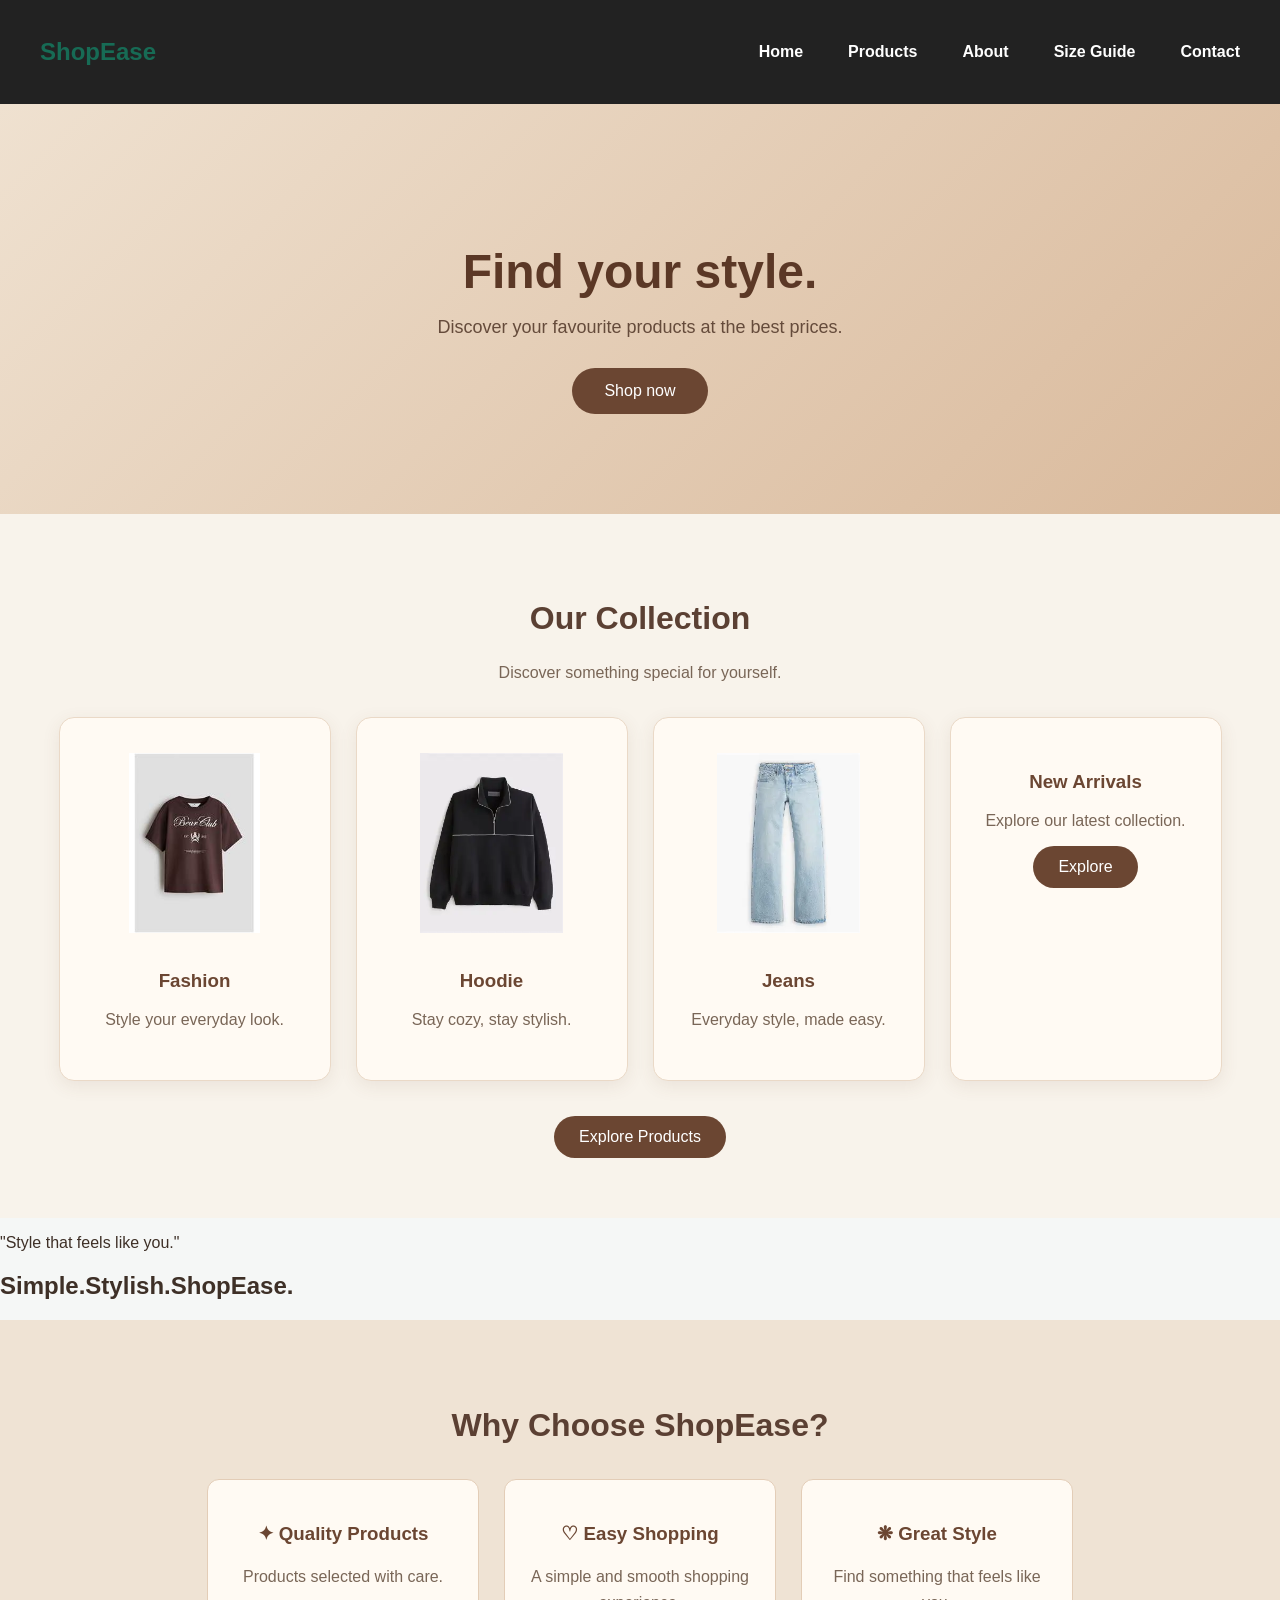
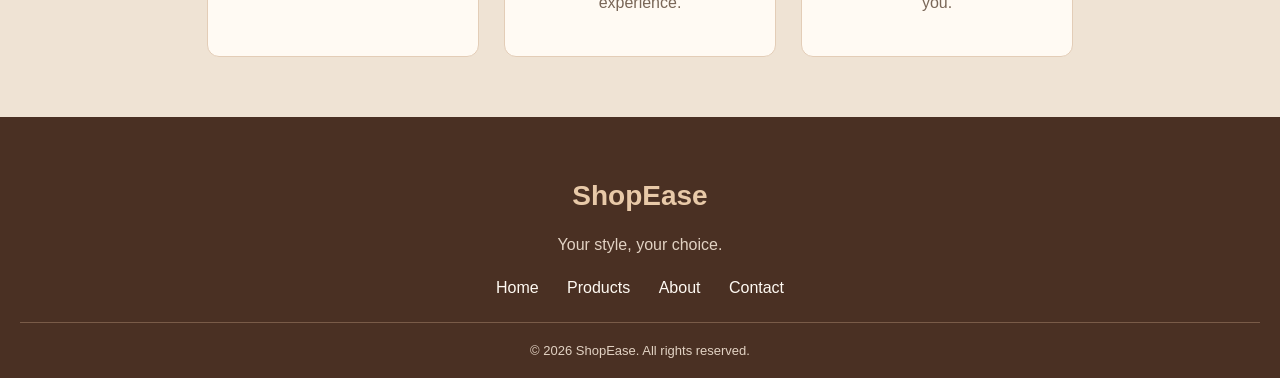
<file: index.html>
<!DOCTYPE html>
<html>
<head>
<title>ShopEase</title>

<link rel="stylesheet" href="css/style.css">

</head>
<body class="home-page">
<header>
<h2>ShopEase</h2>
<nav>
<a href="index.html">Home</a>
<a href="products.html">Products</a>
<a href="about.html">About</a>
<a href="size.html">Size Guide</a>
<a href="contact.html">Contact</a>

</nav>
</header>
<section class="banner">
<h1>Find your style.</h1>
<p>Discover your favourite products at the best prices.</p>
<a href="products.html"class="btn">Shop now</a>
</section>
<section class="home-collection">
    <h2>Our Collection</h2>
    <p>Discover something special for yourself.</p>

    <div class="collection-cards">
        <div class="collection-card">
<img src="t-shirt.jpeg" alt="Classic T-Shirt">
            <h3>Fashion</h3>
            <p>Style your everyday look.</p>
        </div>

     <div class="collection-card">
    <img src="hoodie.jpg" alt="Stylish Hoodie">
    <h3>Hoodie</h3>
    <p>Stay cozy, stay stylish.</p>
</div>

<div class="collection-card">
    <img src="jeans.webp" alt="Classic Jeans">
    <h3>Jeans</h3>
    <p>Everyday style, made easy.</p>
</div>

        <div class="collection-card">
            <h3>New Arrivals</h3>
            <p>Explore our latest collection.</p>
            <a href="products.html" class="btn">Explore</a>
        </div>
    </div>

    <a href="products.html" class="btn">Explore Products</a>
</section>
<section class="home-tagline">
<p>"Style that feels like you."</p>
<h2>Simple.Stylish.ShopEase.</h2>
</section>
<section class="home-why">

    <h2>Why Choose ShopEase?</h2>

    <div class="why-cards">
        <div class="why-card">
            <h3>✦ Quality Products</h3>
            <p>Products selected with care.</p>
        </div>

        <div class="why-card">
            <h3>♡ Easy Shopping</h3>
            <p>A simple and smooth shopping experience.</p>
        </div>

        <div class="why-card">
            <h3>❋ Great Style</h3>
            <p>Find something that feels like you.</p>
        </div>
    </div>
</section>
<footer class="home-footer">
    <h2>ShopEase</h2>
    <p>Your style, your choice.</p>

    <div class="footer-links">
        <a href="index.html">Home</a>
        <a href="products.html">Products</a>
        <a href="about.html">About</a>
        <a href="contact.html">Contact</a>
    </div>

    <p class="copyright">
        © 2026 ShopEase. All rights reserved.
    </p>
</footer>
</body>
</html>
</file>
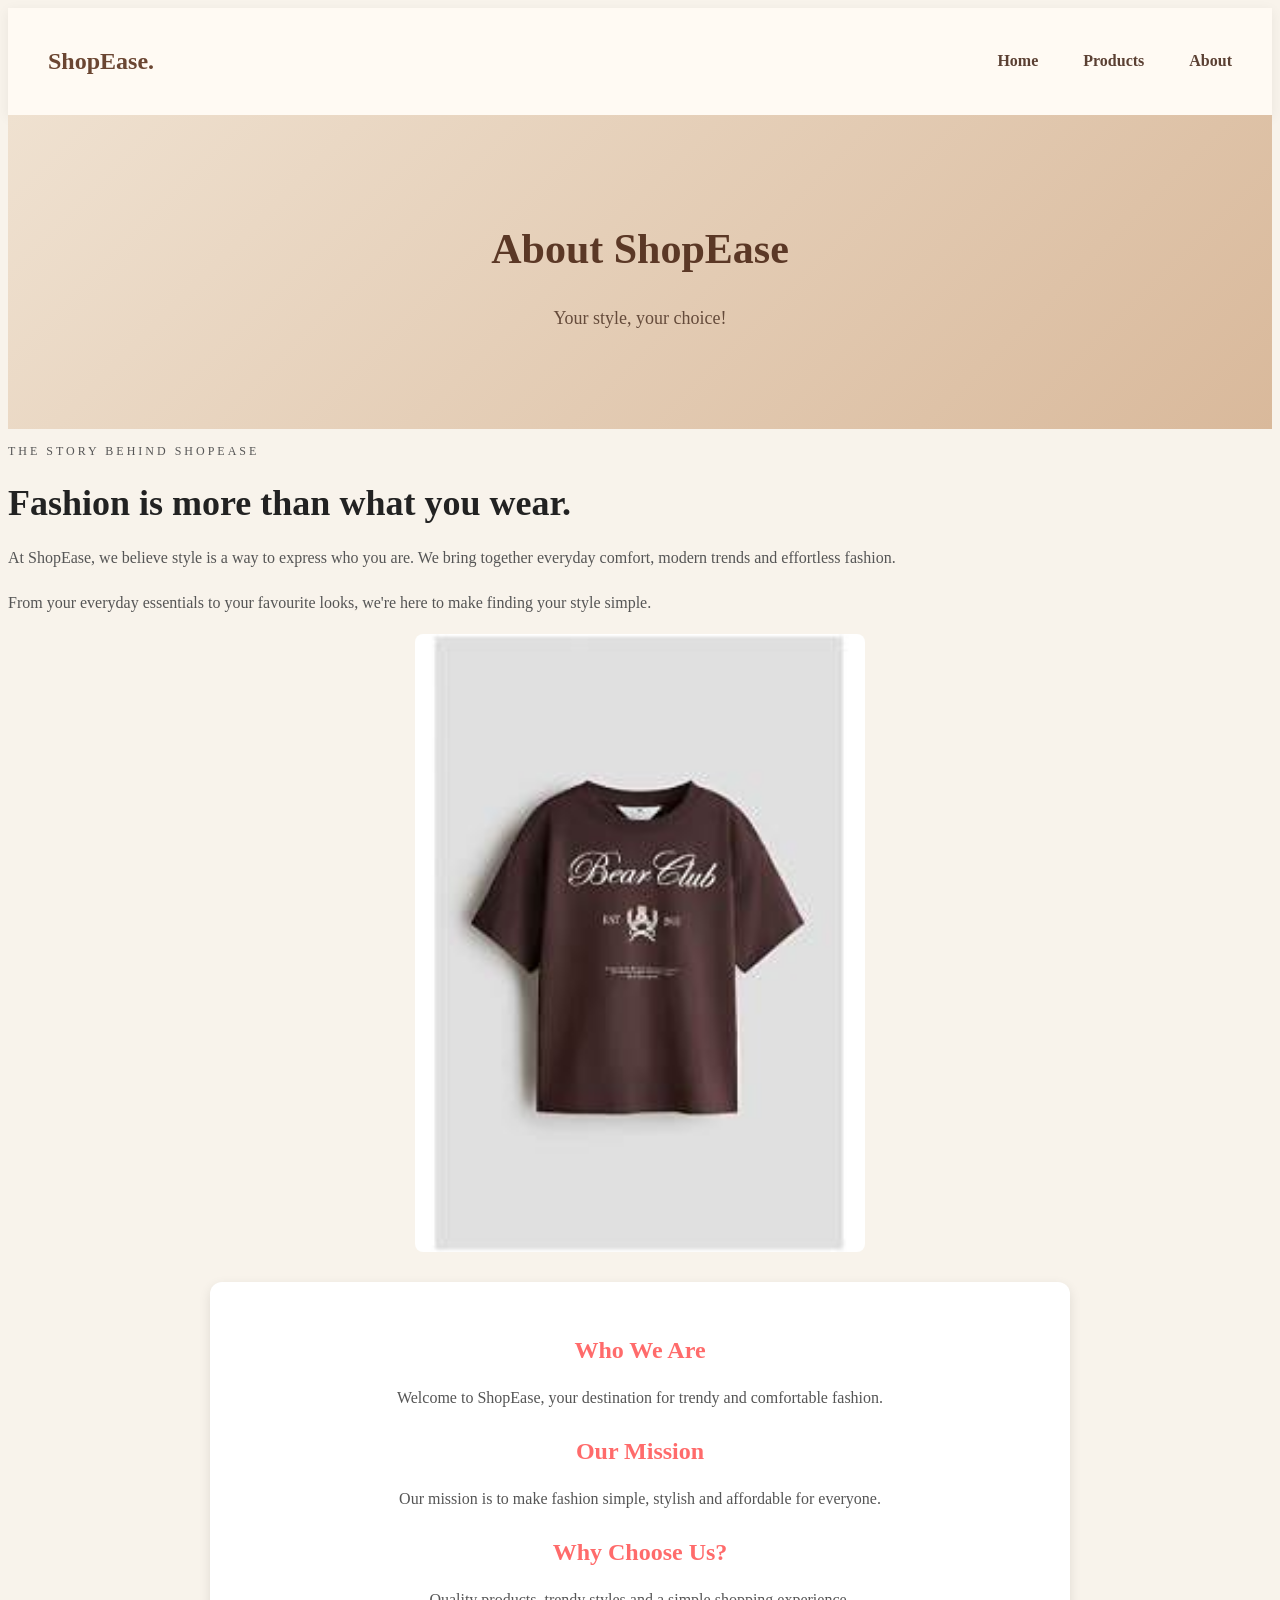
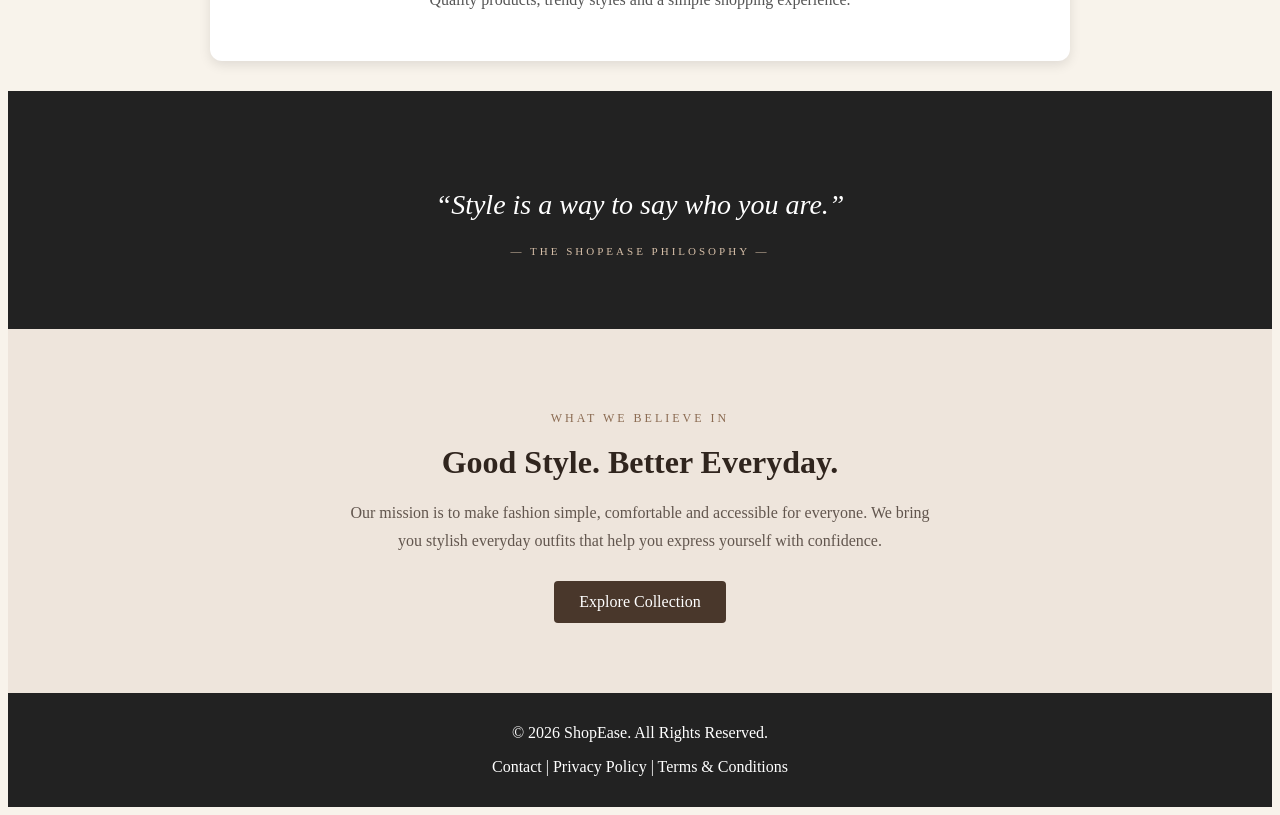
<file: about.html>
<!DOCTYPE html>
<html>
<head>
    <meta charset="UTF-8">
    <title>About Us - ShopEase</title>
    <link rel="stylesheet" href="css/style.css">
</head>
<body class="about-page">

    <header>
        <h2>ShopEase.</h2>
        <nav>
            <a href="index.html">Home</a>
            <a href="products.html">Products</a>
            <a href="about.html">About</a>
            
        </nav>
    </header>

    <section class="banner">
        <h1>About ShopEase</h1>
        <p>Your style, your choice!</p>
    </section>
<section class="about-story">
    <div class="story-text">
        <p class="story-label">THE STORY BEHIND SHOPEASE</p>
        <h2>Fashion is more than what you wear.</h2>
        <p>
            At ShopEase, we believe style is a way to express
            who you are. We bring together everyday comfort,
            modern trends and effortless fashion.
        </p>
        <p>
            From your everyday essentials to your favourite
            looks, we're here to make finding your style simple.
        </p>
    </div>

    <div class="story-image">
        <img src="t-shirt.jpeg" alt="ShopEase fashion collection">
    </div>
</section>
    <section class="about-content">
        <h2>Who We Are</h2>
        <p>Welcome to ShopEase, your destination for trendy
        and comfortable fashion.</p>

        <h2>Our Mission</h2>
        <p>Our mission is to make fashion simple, stylish
        and affordable for everyone.</p>

        <h2>Why Choose Us?</h2>
        <p>Quality products, trendy styles and a simple
        shopping experience.</p>
    </section>
<section class="about-quote">
    <p>“Style is a way to say who you are.”</p>
    <span>— THE SHOPEASE PHILOSOPHY —</span>
</section>
<section class="our-mission">
    <p class="mission-label">WHAT WE BELIEVE IN</p>
    <h2>Good Style. Better Everyday.</h2>
    <p>
        Our mission is to make fashion simple, comfortable
        and accessible for everyone. We bring you stylish
        everyday outfits that help you express yourself
        with confidence.
    </p>
    <a href="products.html" class="mission-btn">Explore Collection</a>
</section>


<footer style="background-color: #222; color: white; text-align: center; padding: 15px;">
    <p>© 2026 ShopEase. All Rights Reserved.</p>
    <p>Contact | Privacy Policy | Terms & Conditions</p>
</footer>
</body>
</html>
</file>
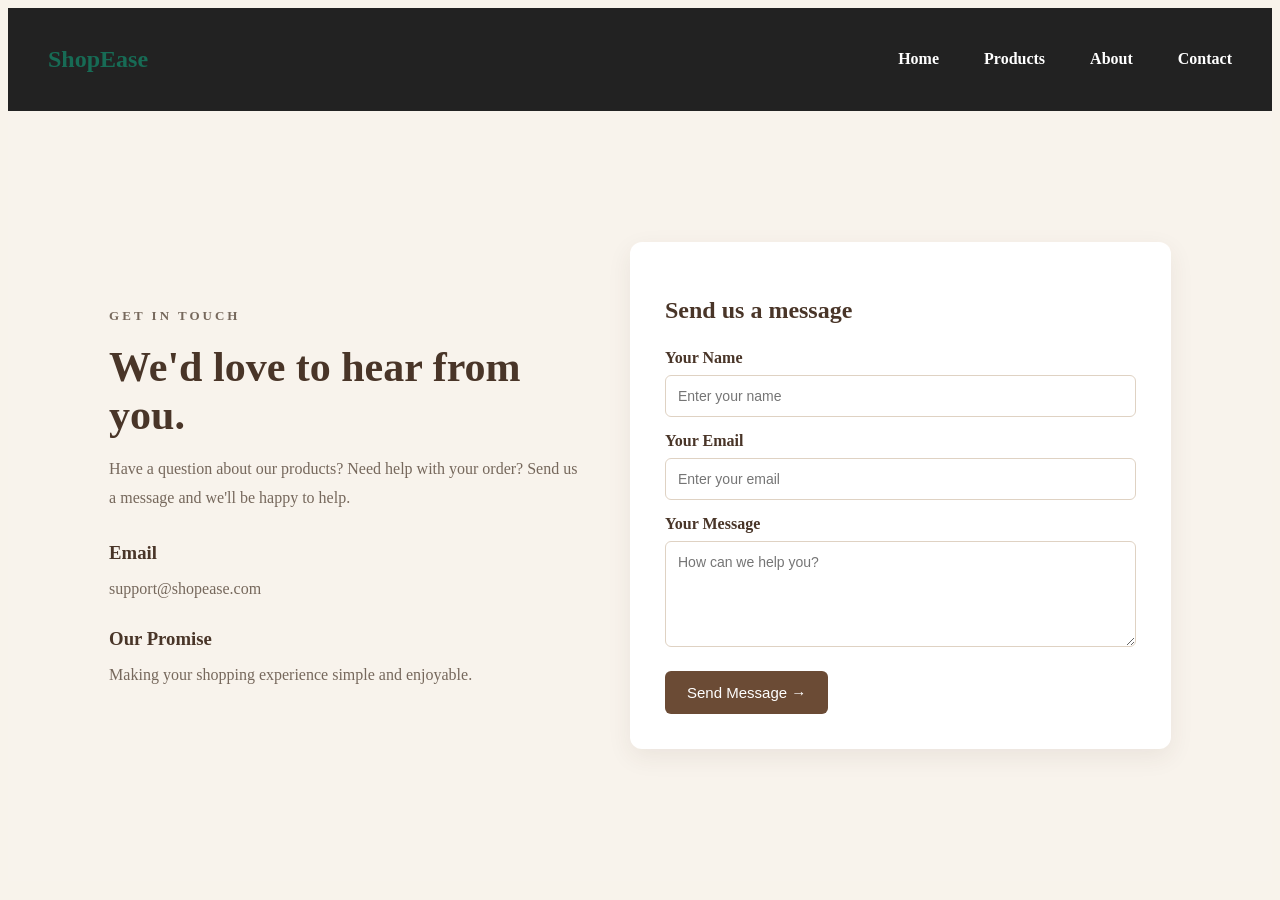
<file: contact.html>
<!DOCTYPE html><html>
<head>
    <meta charset="UTF-8">
    <meta name="viewport" content="width=device-width, initial-scale=1.0">
    <title>Contact Us - ShopEase</title>
    <link rel="stylesheet" href="css/style.css">
</head>
<body><header>
    <h2>ShopEase</h2>
    <nav>
        <a href="index.html">Home</a>
        <a href="products.html">Products</a>
        <a href="about.html">About</a>
        <a href="contact.html">Contact</a>
        
    </nav>
</header>

<section class="contact-section">

    <div class="contact-info">
        <p class="contact-label">GET IN TOUCH</p>
        <h1>We'd love to hear from you.</h1>
        <p>
            Have a question about our products?
            Need help with your order?
            Send us a message and we'll be happy to help.
        </p>

        <div class="contact-detail">
            <h3>Email</h3>
            <p>support@shopease.com</p>
        </div>

        <div class="contact-detail">
            <h3>Our Promise</h3>
            <p>Making your shopping experience simple and enjoyable.</p>
        </div>
    </div>

    <div class="contact-form">
        <h2>Send us a message</h2>

        <form onsubmit="alert('Thank you! Your message has been received.'); return false;">

            <label>Your Name</label>
            <input type="text" placeholder="Enter your name" required>

            <label>Your Email</label>
            <input type="email" placeholder="Enter your email" required>

            <label>Your Message</label>
            <textarea rows="5" placeholder="How can we help you?" required></textarea>

            <button type="submit">Send Message →</button>

        </form>
    </div>

</section>

</body>
</html>
</file>
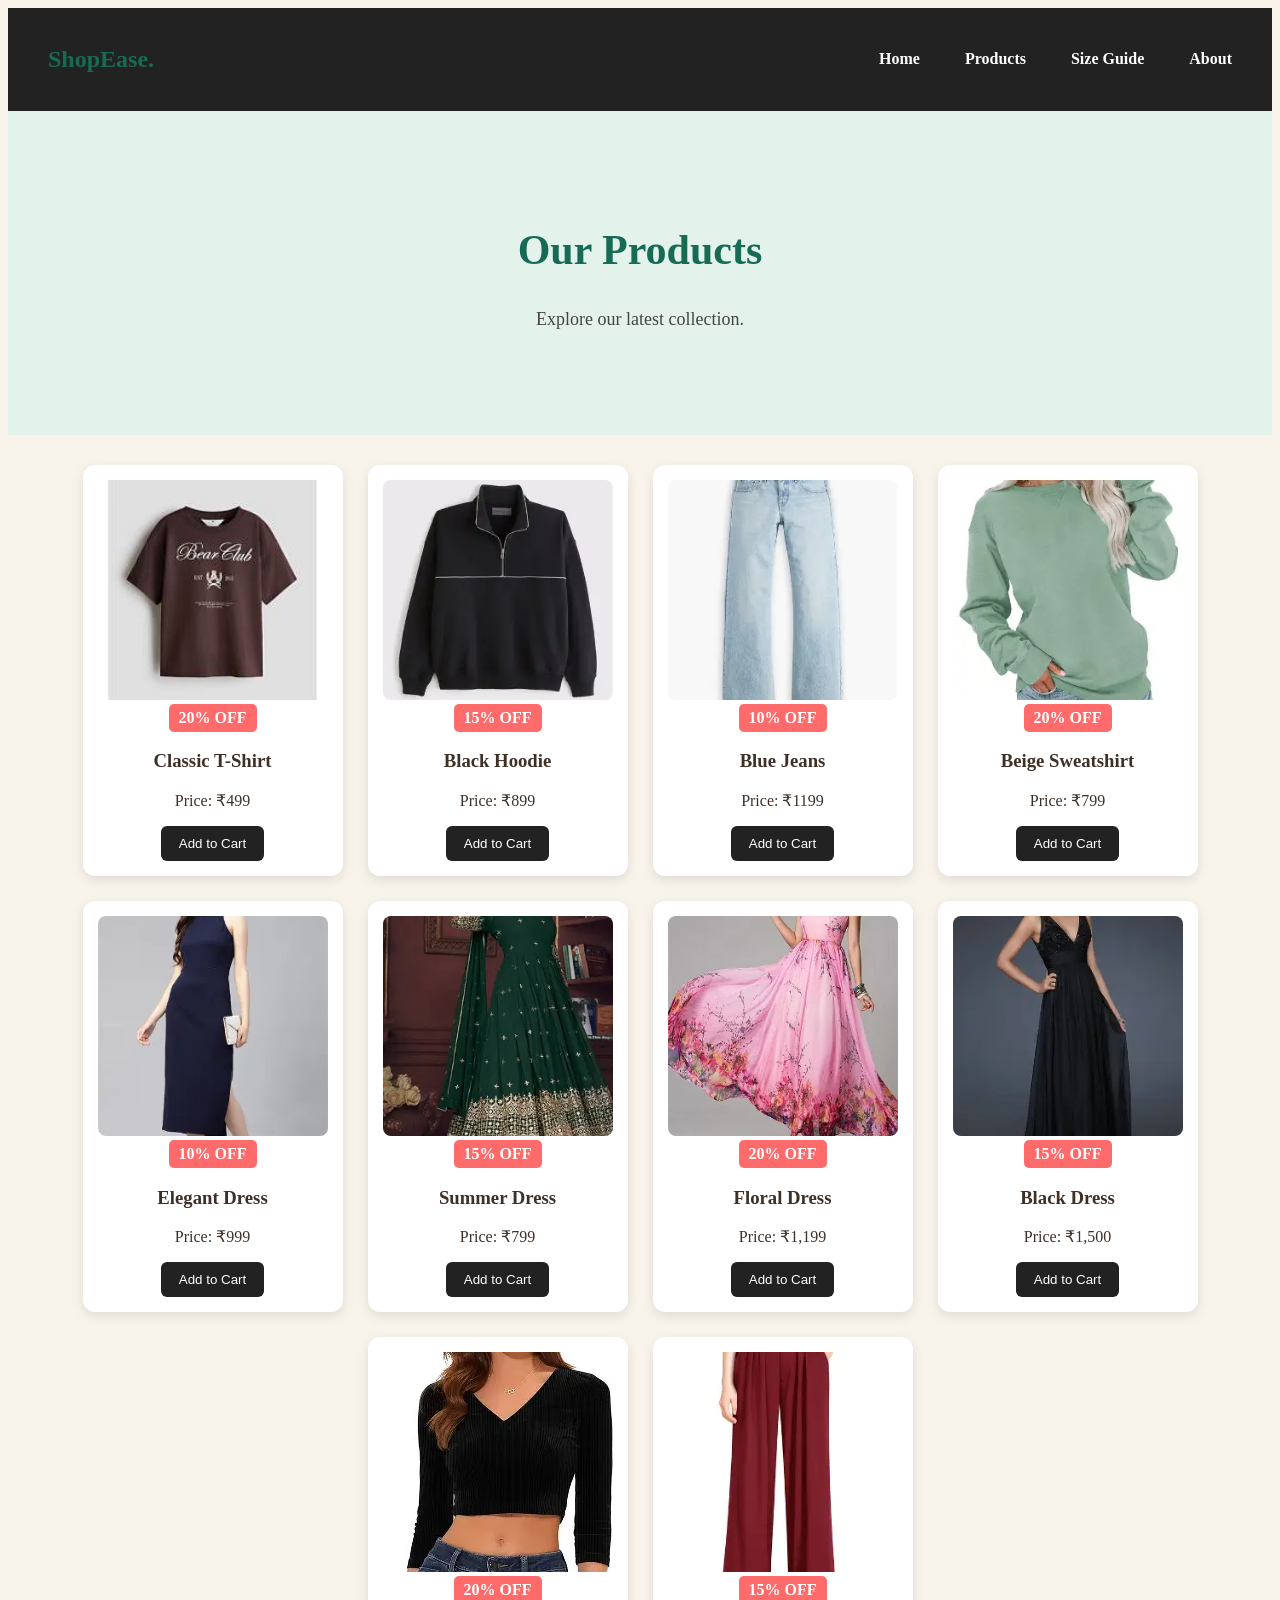
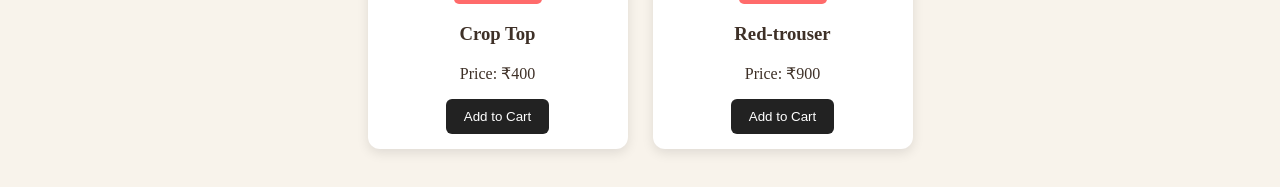
<file: products.html>
<!DOCTYPE html>
<html>
<head>
    <title>Products - ShopEase</title>
    <link rel="stylesheet" href="css/style.css">
    <script src="javascript/script.js" defer></script>
</head>
<body>

    <header>
        <h2>ShopEase.</h2>
        <nav>
            <a href="index.html">Home</a>
            <a href="products.html">Products</a>
<a href="size.html">Size Guide</a>
            <a href="about.html">About</a>
          
        </nav>
    </header>

    <section class="banner">
        <h1>Our Products</h1>
        <p>Explore our latest collection.</p>
    </section>

    <section class="products">

        <div class="products-card">
            <img src="t-shirt.jpeg" alt="Classic T-Shirt">
            <span class="discount">20% OFF</span>
            <h3>Classic T-Shirt</h3>
            <p>Price: ₹499</p>
            <button onclick="addToCart('Classic T-Shirt', 499)">
                Add to Cart
            </button>
        </div>

        <div class="products-card">
            <img src="hoodie.jpg" alt="Black Hoodie">
     <span class="discount">15% OFF</span>
            <h3>Black Hoodie</h3>
            <p>Price: ₹899</p>
            <button onclick="addToCart('Black Hoodie', 899)">
                Add to Cart
            </button>
        </div>

        <div class="products-card">
            <img src="jeans.webp" alt="Blue Jeans">
     <span class="discount">10% OFF</span>
            <h3>Blue Jeans</h3>
            <p>Price: ₹1199</p>
            <button onclick="addToCart('Blue Jeans', 1199)">
                Add to Cart
            </button>
        </div>

        <div class="products-card">
            <img src="sweatshirt.jpg" alt="Sweatshirt">
     <span class="discount">20% OFF</span>
            <h3>Beige Sweatshirt</h3>
            <p>Price: ₹799</p>
            <button onclick="addToCart('Sweatshirt', 799)">
                Add to Cart
            </button>
        </div>
<div class="products-card">
    <img src="one-piece.jpg" alt="Elegant Dress">
    <span class="discount">10% OFF</span>
    <h3>Elegant Dress</h3>
    <p>Price: ₹999</p>
    <button onclick="addToCart('Elegant Dress', 999)">
        Add to Cart
    </button>
</div>

<div class="products-card">
    <img src="anarkali.jpg" alt="Summer Dress">
    <span class="discount">15% OFF</span>
    <h3>Summer Dress</h3>
    <p>Price: ₹799</p>
    <button onclick="addToCart('Summer Dress', 799)">
        Add to Cart
    </button>
</div>

<div class="products-card">
    <img src="floral-dress.jpg" alt="Floral Dress">
    <span class="discount">20% OFF</span>
    <h3>Floral Dress</h3>
    <p>Price: ₹1,199</p>
    <button onclick="addToCart('Floral Dress', 1199)">
        Add to Cart
    </button>
</div>

<div class="products-card">
    <img src="black-dress.jpg" alt="Black Dress">
    <span class="discount">15% OFF</span>
    <h3>Black Dress</h3>
    <p>Price: ₹1,500</p>
    <button onclick="addToCart('Black Dress', 1500)">
        Add to Cart
    </button>
</div>

<div class="products-card">
    <img src="crop-top.jpg" alt="Crop-Top">
    <span class="discount">20% OFF</span>
    <h3>Crop Top</h3>
    <p>Price: ₹400</p>
    <button onclick="addToCart('Crop-Top', 400)">
        Add to Cart
    </button>
</div>

<div class="products-card">
    <img src="red-trouser.jpg" alt="Red-Trouser">
    <span class="discount">15% OFF</span>
    <h3>Red-trouser</h3>
    <p>Price: ₹900</p>
    <button onclick="addToCart('Red Trouser', 900)">
        Add to Cart
    </button>
</div>
    </section>

</body>
</html>
</file>
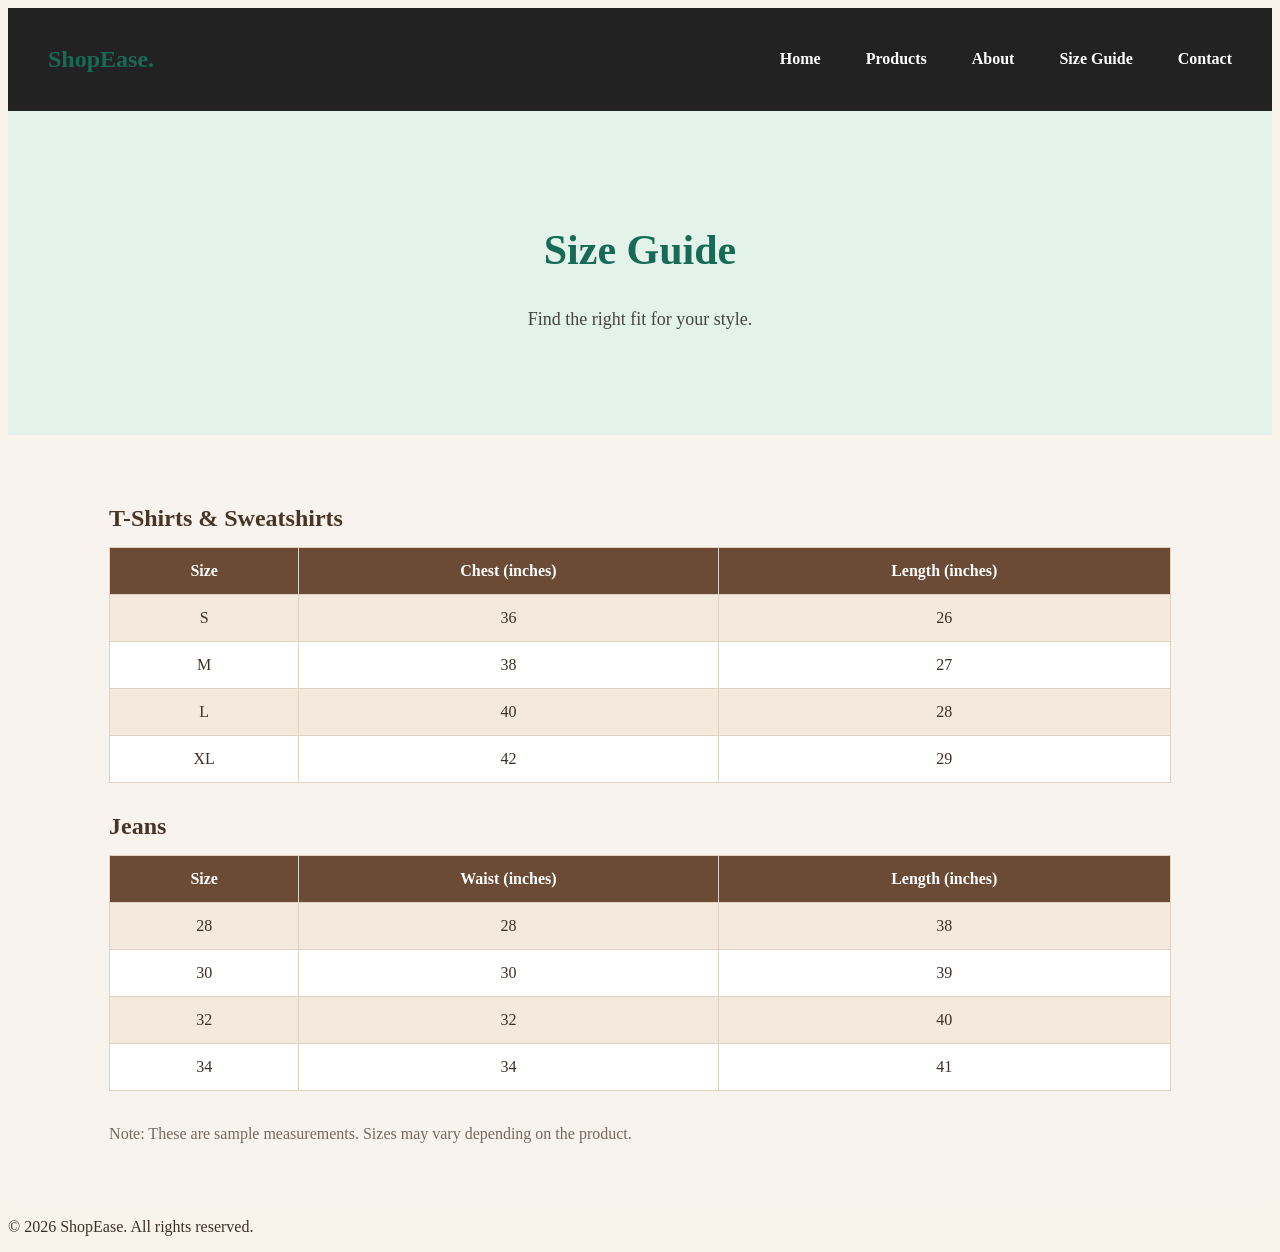
<file: size.html>
<!DOCTYPE html>
<html>
<head>
    <meta charset="UTF-8">
    <meta name="viewport" content="width=device-width, initial-scale=1.0">
    <title>Size Guide - ShopEase</title>
    <link rel="stylesheet" href="css/style.css">
</head>
<body>

    <header>
        <h2>ShopEase.</h2>
        <nav>
            <a href="index.html">Home</a>
            <a href="products.html">Products</a>
            <a href="about.html">About</a>
            
            <a href="size-guide.html">Size Guide</a>
            <a href="contact.html">Contact</a>
        </nav>
    </header>

    <section class="banner">
        <h1>Size Guide</h1>
        <p>Find the right fit for your style.</p>
    </section>

    <section class="size-guide">
        <h2>T-Shirts & Sweatshirts</h2>

        <table>
            <tr>
                <th>Size</th>
                <th>Chest (inches)</th>
                <th>Length (inches)</th>
            </tr>
            <tr>
                <td>S</td>
                <td>36</td>
                <td>26</td>
            </tr>
            <tr>
                <td>M</td>
                <td>38</td>
                <td>27</td>
            </tr>
            <tr>
                <td>L</td>
                <td>40</td>
                <td>28</td>
            </tr>
            <tr>
                <td>XL</td>
                <td>42</td>
                <td>29</td>
            </tr>
        </table>

        <h2>Jeans</h2>

        <table>
            <tr>
                <th>Size</th>
                <th>Waist (inches)</th>
                <th>Length (inches)</th>
            </tr>
            <tr>
                <td>28</td>
                <td>28</td>
                <td>38</td>
            </tr>
            <tr>
                <td>30</td>
                <td>30</td>
                <td>39</td>
            </tr>
            <tr>
                <td>32</td>
                <td>32</td>
                <td>40</td>
            </tr>
            <tr>
                <td>34</td>
                <td>34</td>
                <td>41</td>
            </tr>
        </table>

        <p class="size-note">
            Note: These are sample measurements.
            Sizes may vary depending on the product.
        </p>
    </section>

    <footer>
        <p>© 2026 ShopEase. All rights reserved.</p>
    </footer>

</body>
</html>
</file>
<file: css/style.css>
.home-page{
    font-family: Arial, sans-serif;
    margin: 0;
    background-color: #f5f7f6;
}

header {
    display: flex;
    justify-content: space-between;
    align-items: center;
    background-color: white;
    padding: 15px 40px;
}

header h2 {
    color: #176b55;
}

nav a {
    text-decoration: none;
    color: #333;
    margin-left: 20px;
}
.banner {
    background-color: #e4f2ec;
    padding: 80px 40px;
    text-align: center;
}

.banner h1 {
    font-size: 42px;
    color: #176b55;
}

.banner p {
    font-size: 18px;
    color: #444;
    margin-bottom: 25px;
}

.btn {
    display: inline-block;
    background-color: #176b55;
    color: white;
    padding: 12px 25px;
    text-decoration: none;
    border-radius: 5px;
}
.products {
    display: flex;
    justify-content: center;
    padding: 40px 20px;
}

.product-card {
    width: 250px;
    padding: 15px;
    text-align: center;
    background-color: white;
    border-radius: 10px;
    box-shadow: 0 2px 10px #ddd;
}

.product-card img {
    width: 100%;
    border-radius: 8px;
}

.product-card button {
    background-color: #176b55;
    color: white;
    padding: 10px 20px;
    border: none;
    border-radius: 5px;
    cursor: pointer;
}
@media (max-width: 600px) {
    .banner {
        padding: 40px 15px;
    }

    .banner h1 {
        font-size: 30px;
    }

    .products {
        padding: 25px 10px;
    }

    .product-card {
        width: 100%;
        max-width: 280px;
    }

    header {
        padding: 15px;
        flex-wrap: wrap;
        gap: 10px;
    }

    nav {
        display: flex;
        flex-wrap: wrap;
        gap: 10px;
    }

    nav a {
        margin-left: 0;
    }
}	
.products {
    display: flex;
    flex-wrap: wrap;
    justify-content: center;
    gap: 25px;
    padding: 30px;
}

.products-card {
    width: 230px;
    padding: 15px;
    background: white;
    border-radius: 12px;
    text-align: center;
    box-shadow: 0 4px 12px rgba(0, 0, 0, 0.1);
    transition: 0.3s;
}

.products-card:hover {
    transform: translateY(-5px);
}

.products-card img {
    width: 100%;
    height: 220px;
    object-fit: cover;
    border-radius: 8px;
}

.products-card button {
    background: #222;
    color: white;
    border: none;
    padding: 10px 18px;
    border-radius: 6px;
    cursor: pointer;
}
.products-card button:hover{
background:#ff6b6b;
transform:scale(1.05);
transition:0.3s;
}
.discount{
display:inline-block;
background:#ff6b6b;
color:white;
padding:5px 10px;
border-radius:5px;
font-sixe:12px;
font-weight:bold;
}
header {
    display: flex;
    justify-content: space-between;
    align-items: center;
    padding: 18px 40px;
    background: #222;
    color: white;
}

header nav {
    display: flex;
    gap: 25px;
}

header nav a {
    color: white;
    text-decoration: none;
    font-weight: bold;
    transition: 0.3s;
}

header nav a:hover {
    color: #ff6b6b;
}
header {
    display: flex;
    justify-content: space-between;
    align-items: center;
    padding: 18px 40px;
    background: #222;
    color: white;
}

header nav {
    display: flex;
    gap: 25px;
}

header nav a {
    color: white;
    text-decoration: none;
    font-weight: bold;
    transition: 0.3s;
}

header nav a:hover {
    color: #ff6b6b;
}
.about-content {
    max-width: 800px;
    margin: 30px auto;
    padding: 30px;
    background: white;
    border-radius: 12px;
    box-shadow: 0 4px 12px rgba(0, 0, 0, 0.1);
    text-align: center;
}

.about-content h2 {
    color: #ff6b6b;
    margin-top: 25px;
}

.about-content p {
    color: #555;
    line-height: 1.8;
    font-size: 16px;
}
/* ShopEase Home Page Theme */
body {
    background-color: #f8f3eb;
    color: #3e3027;
}

.home-page > h1,
.home-page > p {
    text-align: center;
}

.hom-page > h1 {
    color: #5b4033;
    margin-top: 35px;
}

.home-page > p {
    color: #796657;
    margin-bottom: 40px;
}
/* ShopEase Home Page Theme */
body {
    background-color: #f8f3eb;
    color: #3e3027;
}

body > h1,
body > p {
    text-align: center;
}

body > h1 {
    color: #5b4033;
    margin-top: 35px;
}

body > p {
    color: #796657;
    margin-bottom: 40px;
}
/* Home Page Banner */
.home-page .banner {
    background: linear-gradient(135deg, #efe1d0, #d9b99b);
    padding: 100px 20px;
    text-align: center;
}

.home-page .banner h1 {
    color: #5b3826;
    font-size: 48px;
    margin-bottom: 15px;
}

.home-page .banner p {
    color: #654b3b;
    font-size: 18px;
    margin-bottom: 30px;
}

.home-page .banner .btn {
    background-color: #6b4632;
    color: white;
    border-radius: 25px;
    padding: 14px 32px;
}

.home-page .banner .btn:hover {
    background-color: #4a3023;
}
/* Home Collection Design */
.home-page .home-collection {
    text-align: center;
    padding: 60px 25px;
    background-color: #f8f3eb;
}

.home-page .home-collection h2 {
    color: #5b4033;
    font-size: 32px;
}

.home-page .home-collection > p {
    color: #796657;
    margin-bottom: 35px;
}

.home-page .collection-cards {
    display: flex;
    justify-content: center;
    gap: 25px;
    flex-wrap: wrap;
    margin-bottom: 35px;
}

.home-page .collection-card {
    background-color: #fffaf3;
    padding: 35px 25px;
    width: 220px;
    border-radius: 15px;
    box-shadow: 0 5px 18px #6b463218;
    border: 1px solid #ead9c7;
    transition: 0.3s;
}

.home-page .collection-card:hover {
    transform: translateY(-7px);
}

.home-page .collection-card h3 {
    color: #6b4632;
}

.home-page .collection-card p {
    color: #796657;
}

.home-page .home-collection .btn {
    background-color: #6b4632;
    border-radius: 25px;
}
/* Why Choose ShopEase */
.home-page .home-why {
    padding: 60px 25px;
    text-align: center;
    background-color: #efe3d4;
}

.home-page .home-why h2 {
    color: #5b4033;
    font-size: 32px;
    margin-bottom: 35px;
}

.home-page .why-cards {
    display: flex;
    justify-content: center;
    gap: 25px;
    flex-wrap: wrap;
}

.home-page .why-card {
    background-color: #fffaf3;
    padding: 25px;
    width: 220px;
    border-radius: 12px;
    border: 1px solid #e3cdb7;
}

.home-page .why-card h3 {
    color: #6b4632;
}

.home-page .why-card p {
    color: #796657;
    line-height: 1.6;
}
/* Home Page Footer */
.home-page .home-footer {
    background-color: #4a3023;
    color: #fffaf3;
    text-align: center;
    padding: 40px 20px 20px;
}

.home-page .home-footer h2 {
    color: #e8c9a8;
    font-size: 28px;
}

.home-page .home-footer > p {
    color: #e2d2c3;
}

.home-page .footer-links {
    margin: 25px 0;
}

.home-page .footer-links a {
    color: #fffaf3;
    text-decoration: none;
    margin: 0 12px;
}

.home-page .footer-links a:hover {
    color: #e8c9a8;
}

.home-page .home-footer .copyright {
    border-top: 1px solid #795b48;
    padding-top: 20px;
    margin-bottom: 0;
    font-size: 13px;
}
/* Home Page Mobile Design */
@media (max-width: 600px) {
    .home-page header {
        flex-direction: column;
        padding: 15px;
        gap: 15px;
    }

    .home-page nav {
        display: flex;
        flex-wrap: wrap;
        justify-content: center;
        gap: 12px;
    }

    .home-page nav a {
        margin-left: 0;
    }

    .home-page .banner {
        padding: 60px 15px;
    }

    .home-page .banner h1 {
        font-size: 34px;
    }

    .home-page .collection-card,
    .home-page .why-card {
        width: 100%;
        max-width: 280px;
        box-sizing: border-box;
    }

    .home-page .footer-links {
        display: flex;
        flex-wrap: wrap;
        justify-content: center;
        gap: 15px;
    }

    .home-page .footer-links a {
        margin: 0;
    }
}
.home-page .collection-card img{
width:100%;
height:180px;
object-fit:contain;
border-radius:10px;
margin-bottom:15px;
}
/* Premium Product Card Effect */
.home-page .collection-card {
    transition: transform 0.3s ease, box-shadow 0.3s ease;
}

.home-page .collection-card:hover {
    transform: translateY(-8px);
    box-shadow: 0 12px 25px #6b463230;
}
/* About Page Design */
.about-page {
    background-color: #f8f3eb;
    color: #4a382d;
}

.about-page header {
    background-color: #fffaf3;
    padding: 20px 40px;
    box-shadow: 0 3px 12px #00000010;
}

.about-page header h2 {
    color: #6b4632;
}

.about-page nav a {
    color: #5b4033;
}

.about-page nav a:hover {
    color: #a8754d;
}

.about-page .banner {
    background: linear-gradient(135deg, #efe1d0, #d9b99b);
    padding: 75px 20px;
    text-align: center;
}

.about-page .banner h1 {
    color: #5b3826;
    font-size: 42px;
}

.about-page .banner p {
    color: #654b3b;
    font-size: 18px;
}
<section class="about-story">
    <div class="story-text">
        <p class="story-label">THE STORY BEHIND SHOPEASE</p>
        <h2>Fashion is more than what you wear.</h2>
        <p>
            At ShopEase, we believe style is a way to express
            who you are. We bring together everyday comfort,
            modern trends and effortless fashion.
        </p>
        <p>
            From your everyday essentials to your favourite
            looks, we're here to make finding your style simple.
        </p>
    </div>

    <div class="story-image">
        <img src="t-shirt.jpeg" alt="ShopEase fashion collection">
    </div>
</section>
.about-story {
    display: flex;
    align-items: center;
    justify-content: space-between;
    gap: 40px;
    padding: 60px 8%;
    background: #f8f5f2;
}

.story-text {
    flex: 1;
}

.story-label {
    font-size: 12px;
    letter-spacing: 3px;
    color: #888;
}

.story-text h2 {
    font-size: 36px;
    margin: 20px 0;
    color: #222;
}

.story-text p {
    line-height: 1.8;
    color: #555;
}

.story-image {
    flex: 1;
}

.story-image img {
    width: 100%;
    max-width: 450px;
    display: block;
    margin: auto;
    border-radius: 8px;
}
.about-quote {
    text-align: center;
    padding: 70px 20px;
    background: #222;
    color: white;
}

.about-quote p {
    font-size: 28px;
    font-style: italic;
    margin-bottom: 20px;
}

.about-quote span {
    font-size: 11px;
    letter-spacing: 3px;
    color: #d6bfa8;
}
.our-mission {
    text-align: center;
    padding: 70px 10%;
    background: #eee5dc;
}

.mission-label {
    font-size: 12px;
    letter-spacing: 3px;
    color: #8b6b52;
}

.our-mission h2 {
    font-size: 32px;
    color: #30251e;
    margin: 18px 0;
}

.our-mission p:not(.mission-label) {
    max-width: 600px;
    margin: 0 auto 25px;
    line-height: 1.8;
    color: #62564e;
}

.mission-btn {
    display: inline-block;
    padding: 12px 25px;
    background: #49372b;
    color: white;
    text-decoration: none;
    border-radius: 4px;
}

.mission-btn:hover {
    background: #72543e;
}
/* CONTACT PAGE */

.contact-section {
    display: flex;
    justify-content: space-between;
    align-items: center;
    gap: 50px;
    padding: 70px 8%;
    background: #f8f3ec;
    min-height: 70vh;
}

.contact-info {
    flex: 1;
}

.contact-label {
    color: #98734f;
    letter-spacing: 3px;
    font-size: 13px;
    font-weight: bold;
}

.contact-info h1 {
    color: #493528;
    font-size: 42px;
    margin: 15px 0;
}

.contact-info > p {
    color: #76685c;
    line-height: 1.8;
}

.contact-detail {
    margin-top: 30px;
}

.contact-detail h3 {
    color: #493528;
    margin-bottom: 8px;
}

.contact-detail p {
    color: #76685c;
}

.contact-form {
    flex: 1;
    background: #ffffff;
    padding: 35px;
    border-radius: 12px;
    box-shadow: 0 8px 25px rgba(73, 53, 40, 0.08);
}

.contact-form h2 {
    color: #493528;
    margin-bottom: 25px;
}

.contact-form label {
    display: block;
    margin: 15px 0 8px;
    color: #493528;
    font-weight: bold;
}

.contact-form input,
.contact-form textarea {
    width: 100%;
    padding: 12px;
    border: 1px solid #dfd2c3;
    border-radius: 6px;
    box-sizing: border-box;
    font-family: Arial, sans-serif;
    font-size: 14px;
}

.contact-form textarea {
    resize: vertical;
}

.contact-form button {
    margin-top: 20px;
    padding: 13px 22px;
    background: #6b4b35;
    color: white;
    border: none;
    border-radius: 6px;
    cursor: pointer;
    font-size: 15px;
}

.contact-form button:hover {
    background: #493528;
}

@media (max-width: 768px) {
    .contact-section {
        flex-direction: column;
        align-items: stretch;
        padding: 40px 6%;
        gap: 30px;
    }

    .contact-info h1 {
        font-size: 32px;
    }

    .contact-form {
        padding: 25px;
    }
}

/* SIZE GUIDE PAGE */

.size-guide {
    padding: 40px 8%;
    background: #f8f3ec;
}

.size-guide h2 {
    color: #493528;
    margin: 30px 0 15px;
}

.size-guide table {
    width: 100%;
    border-collapse: collapse;
    background: white;
    margin-bottom: 30px;
}

.size-guide th,
.size-guide td {
    border: 1px solid #dfd2c3;
    padding: 14px;
    text-align: center;
}

.size-guide th {
    background: #6b4b35;
    color: white;
}

.size-guide tr:nth-child(even) {
    background: #f3e9dd;
}

.size-note {
    color: #76685c;
    line-height: 1.6;
}

@media (max-width: 600px) {
    .size-guide {
        padding: 25px 4%;
        overflow-x: auto;
    }

    .size-guide table {
        min-width: 400px;
    }
}
</file>
